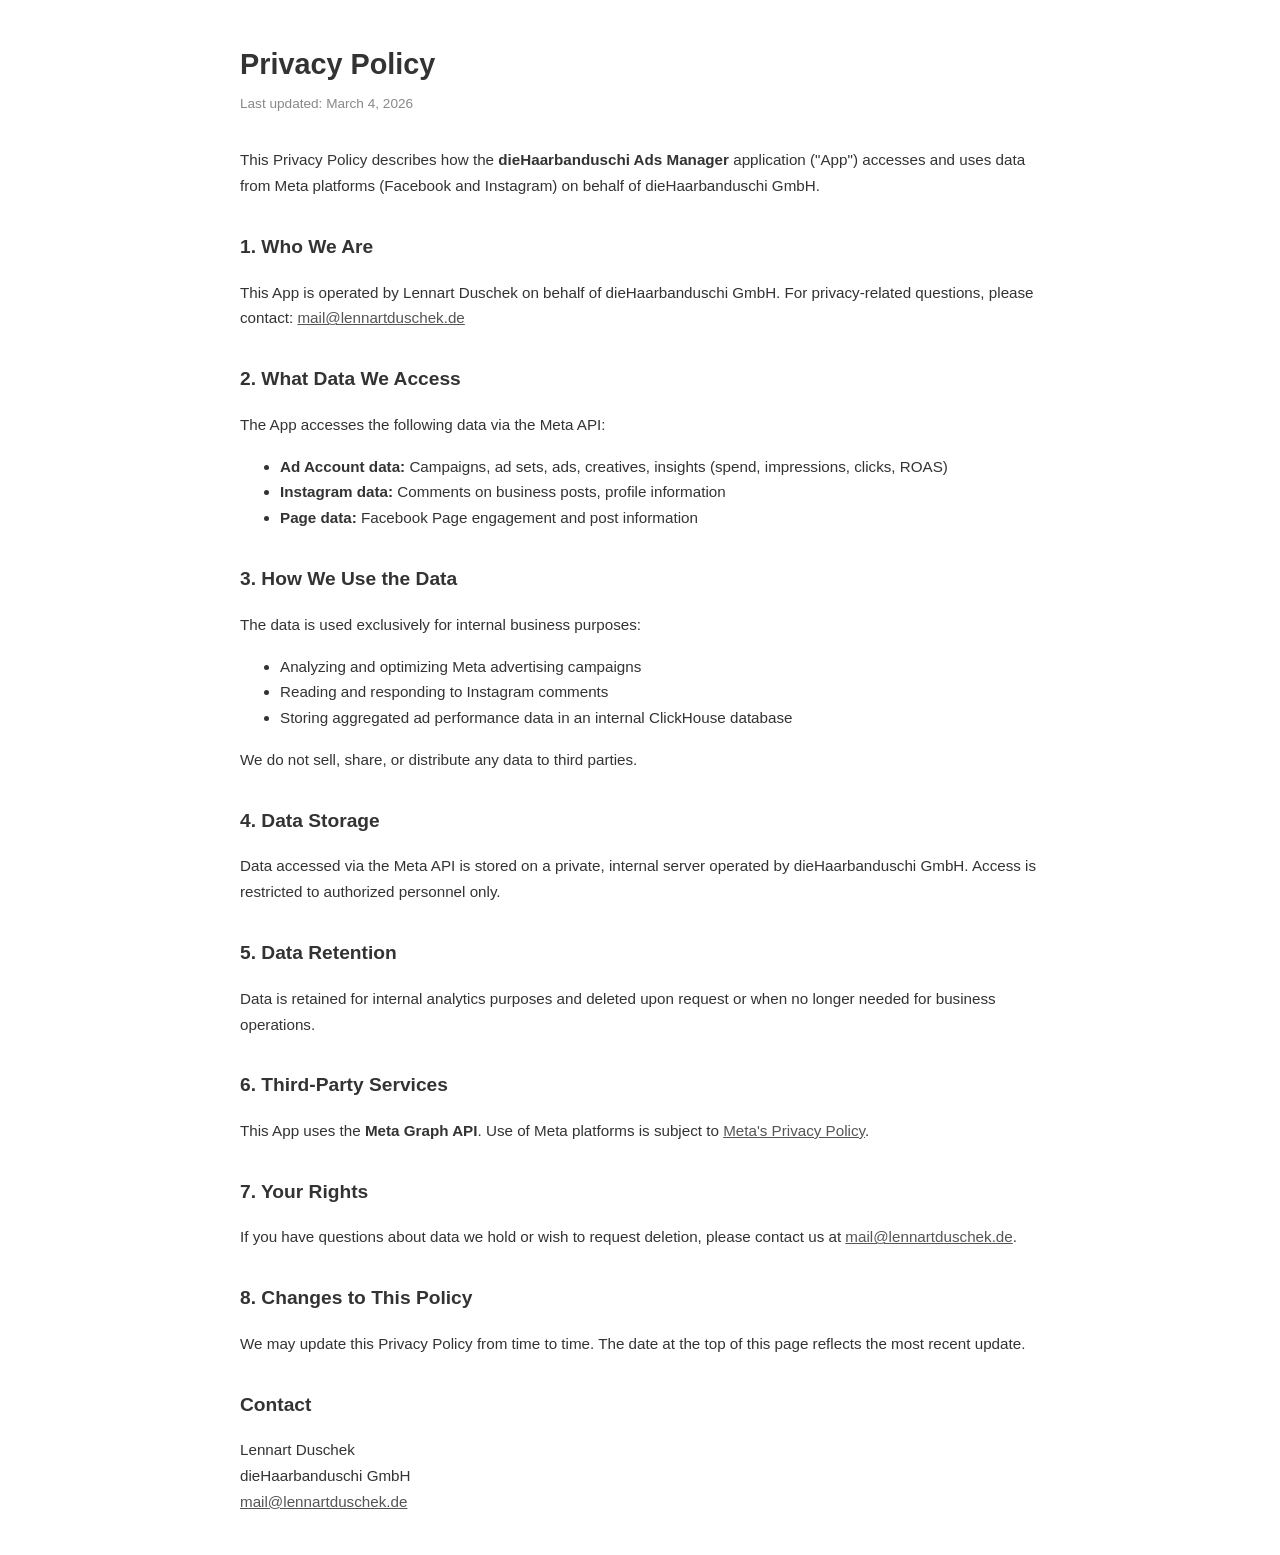
<file: privacy-policy.html>
<!DOCTYPE html>
<html lang="en">
<head>
    <meta charset="UTF-8">
    <meta name="viewport" content="width=device-width, initial-scale=1.0">
    <title>Privacy Policy – dieHaarbanduschi Ads Manager</title>
    <style>
        body {
            font-family: -apple-system, BlinkMacSystemFont, 'Segoe UI', Roboto, sans-serif;
            max-width: 800px;
            margin: 40px auto;
            padding: 0 20px;
            color: #333;
            line-height: 1.7;
        }
        h1 { font-size: 1.8rem; margin-bottom: 0.2rem; }
        h2 { font-size: 1.2rem; margin-top: 2rem; }
        p, li { font-size: 0.95rem; }
        a { color: #555; }
        .updated { color: #888; font-size: 0.85rem; margin-bottom: 2rem; display: block; }
    </style>
</head>
<body>

<h1>Privacy Policy</h1>
<span class="updated">Last updated: March 4, 2026</span>

<p>This Privacy Policy describes how the <strong>dieHaarbanduschi Ads Manager</strong> application ("App") accesses and uses data from Meta platforms (Facebook and Instagram) on behalf of dieHaarbanduschi GmbH.</p>

<h2>1. Who We Are</h2>
<p>This App is operated by Lennart Duschek on behalf of dieHaarbanduschi GmbH. For privacy-related questions, please contact: <a href="mailto:mail@lennartduschek.de">mail@lennartduschek.de</a></p>

<h2>2. What Data We Access</h2>
<p>The App accesses the following data via the Meta API:</p>
<ul>
    <li><strong>Ad Account data:</strong> Campaigns, ad sets, ads, creatives, insights (spend, impressions, clicks, ROAS)</li>
    <li><strong>Instagram data:</strong> Comments on business posts, profile information</li>
    <li><strong>Page data:</strong> Facebook Page engagement and post information</li>
</ul>

<h2>3. How We Use the Data</h2>
<p>The data is used exclusively for internal business purposes:</p>
<ul>
    <li>Analyzing and optimizing Meta advertising campaigns</li>
    <li>Reading and responding to Instagram comments</li>
    <li>Storing aggregated ad performance data in an internal ClickHouse database</li>
</ul>
<p>We do not sell, share, or distribute any data to third parties.</p>

<h2>4. Data Storage</h2>
<p>Data accessed via the Meta API is stored on a private, internal server operated by dieHaarbanduschi GmbH. Access is restricted to authorized personnel only.</p>

<h2>5. Data Retention</h2>
<p>Data is retained for internal analytics purposes and deleted upon request or when no longer needed for business operations.</p>

<h2>6. Third-Party Services</h2>
<p>This App uses the <strong>Meta Graph API</strong>. Use of Meta platforms is subject to <a href="https://www.facebook.com/policy.php" target="_blank">Meta's Privacy Policy</a>.</p>

<h2>7. Your Rights</h2>
<p>If you have questions about data we hold or wish to request deletion, please contact us at <a href="mailto:mail@lennartduschek.de">mail@lennartduschek.de</a>.</p>

<h2>8. Changes to This Policy</h2>
<p>We may update this Privacy Policy from time to time. The date at the top of this page reflects the most recent update.</p>

<h2>Contact</h2>
<p>Lennart Duschek<br>
dieHaarbanduschi GmbH<br>
<a href="mailto:mail@lennartduschek.de">mail@lennartduschek.de</a></p>

</body>
</html>
</file>
